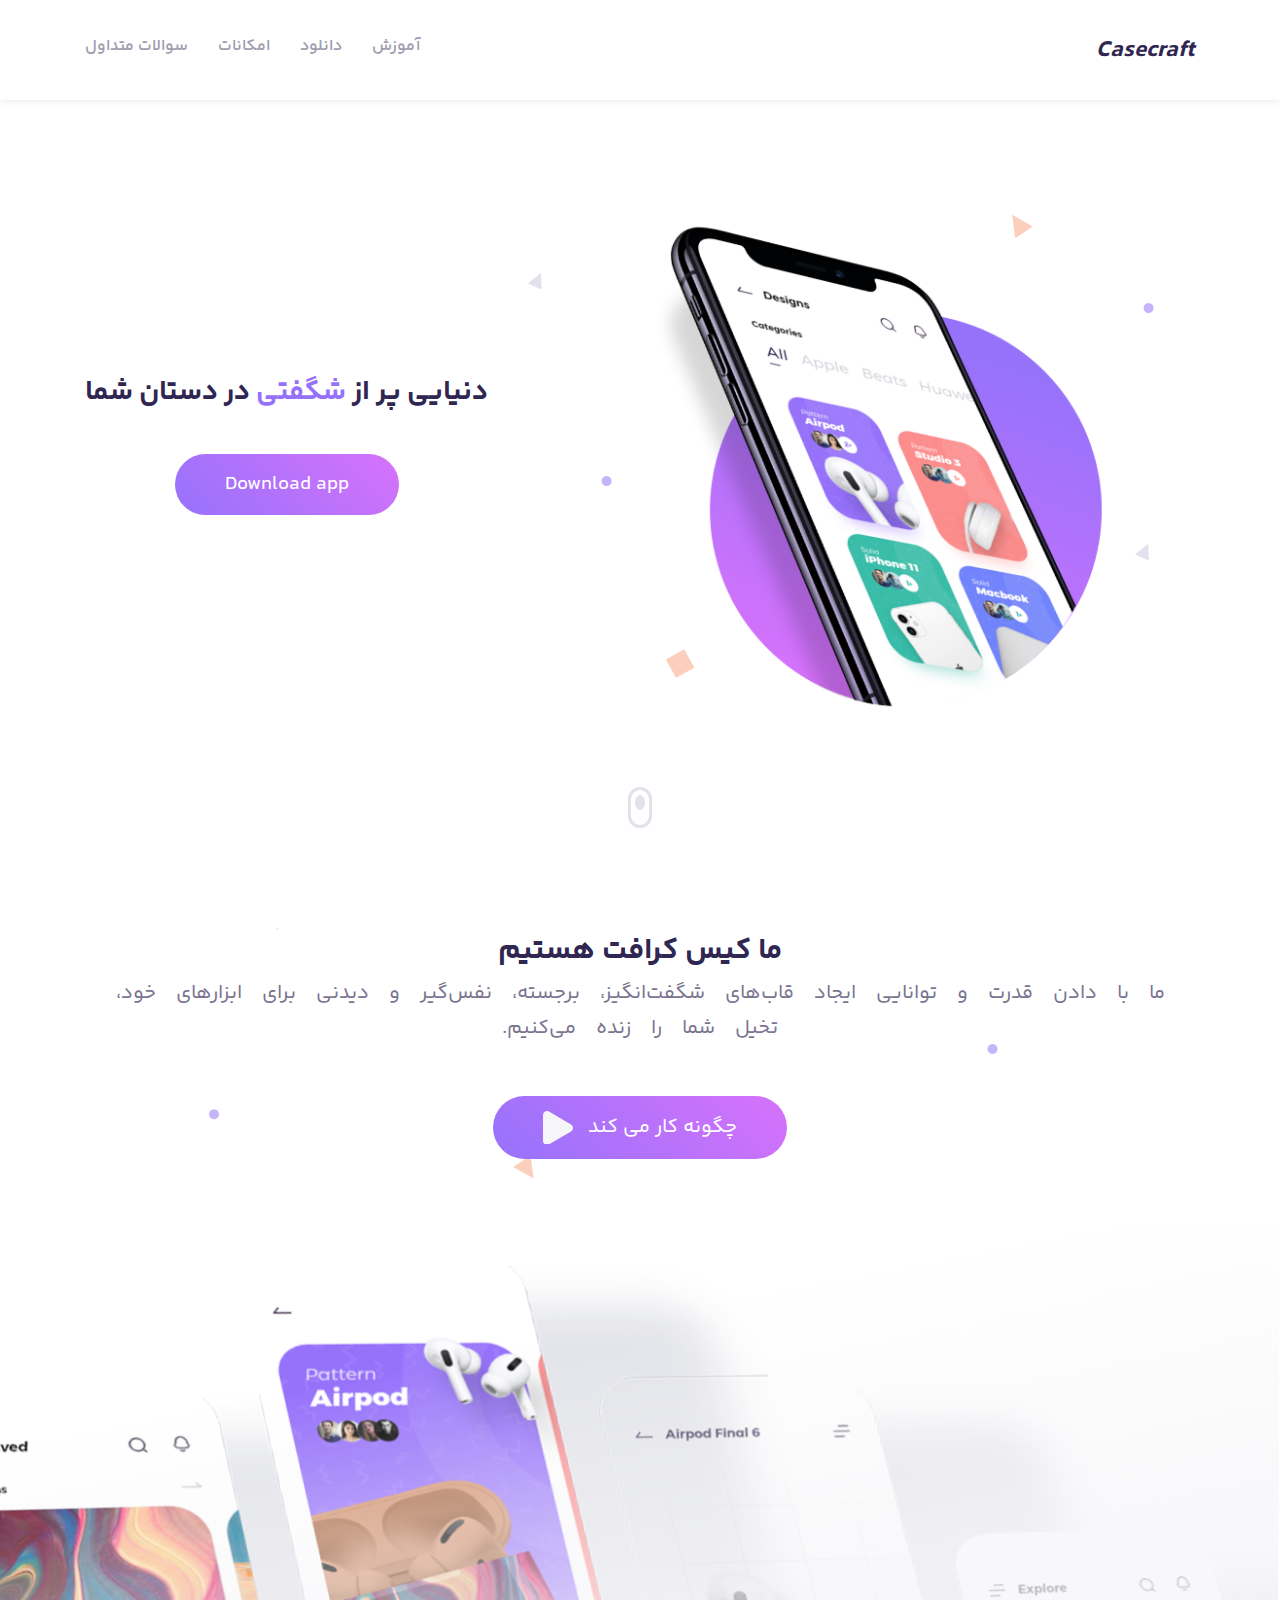
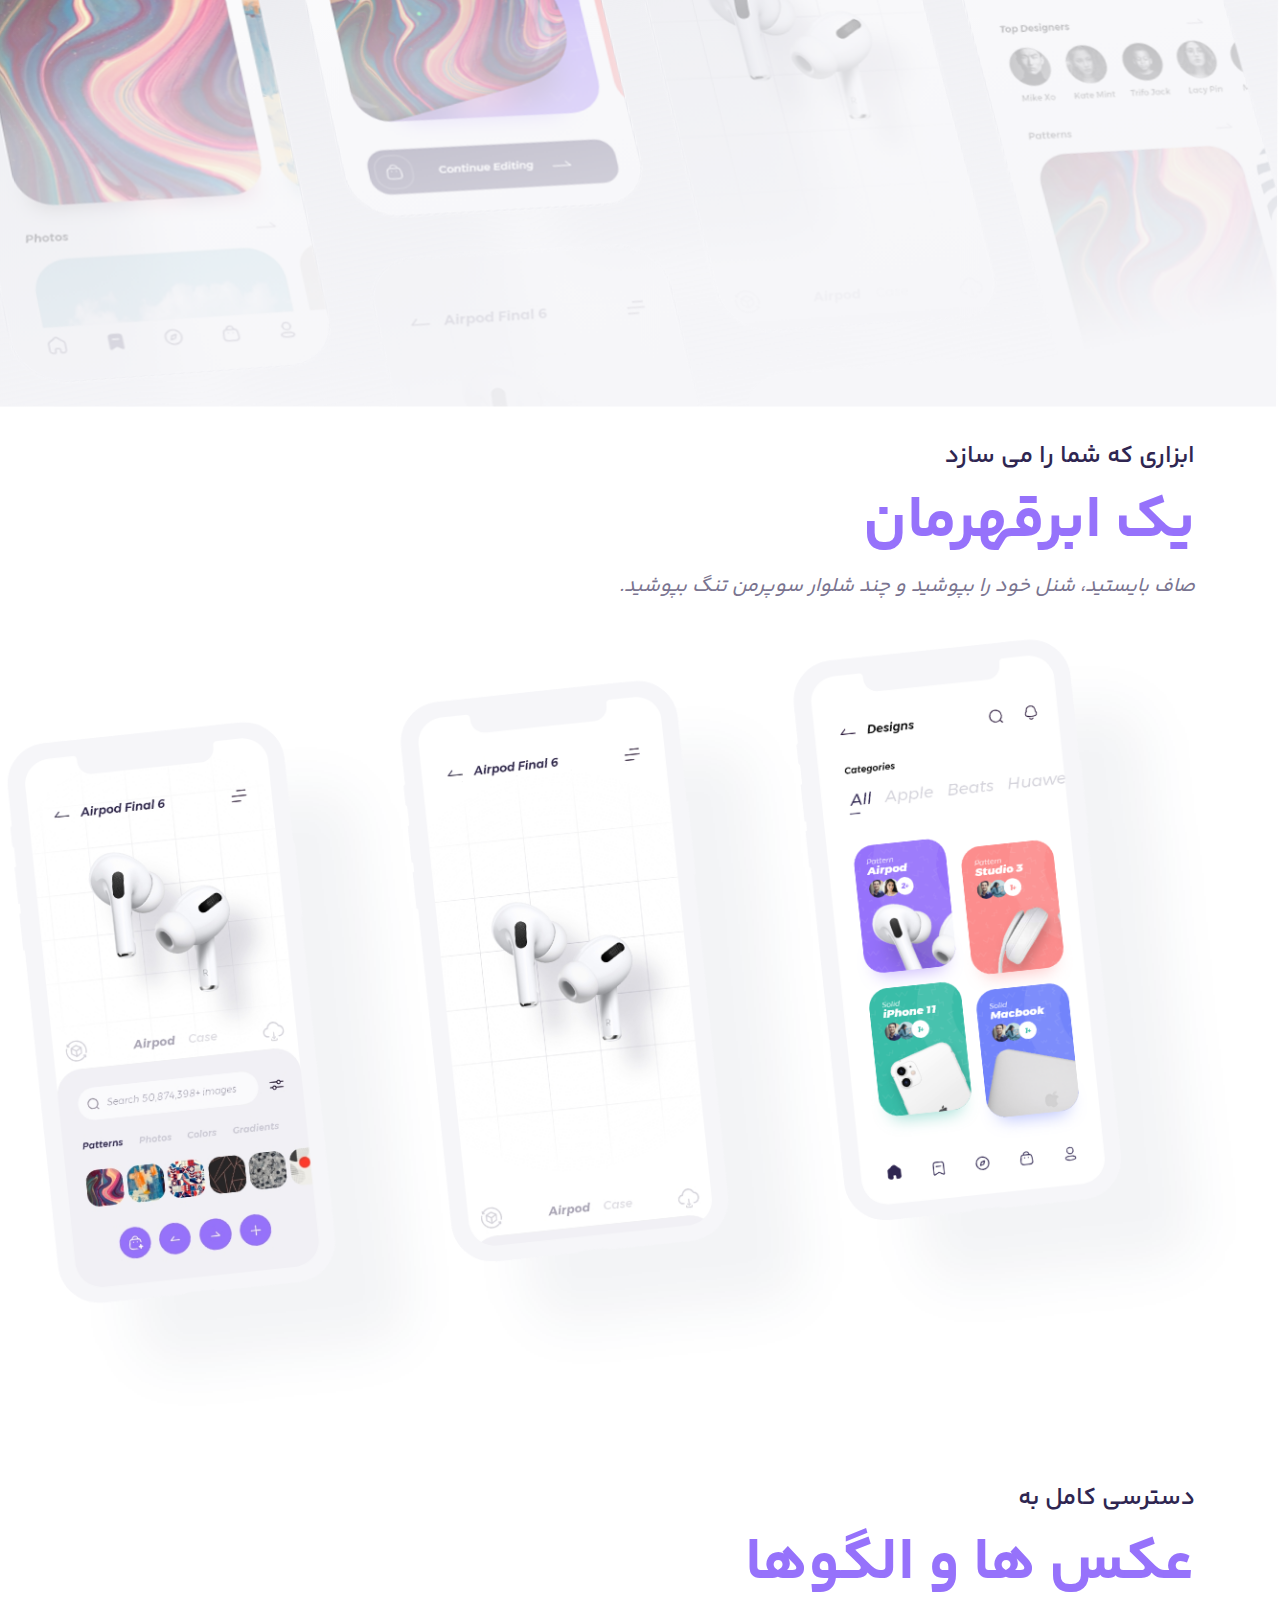
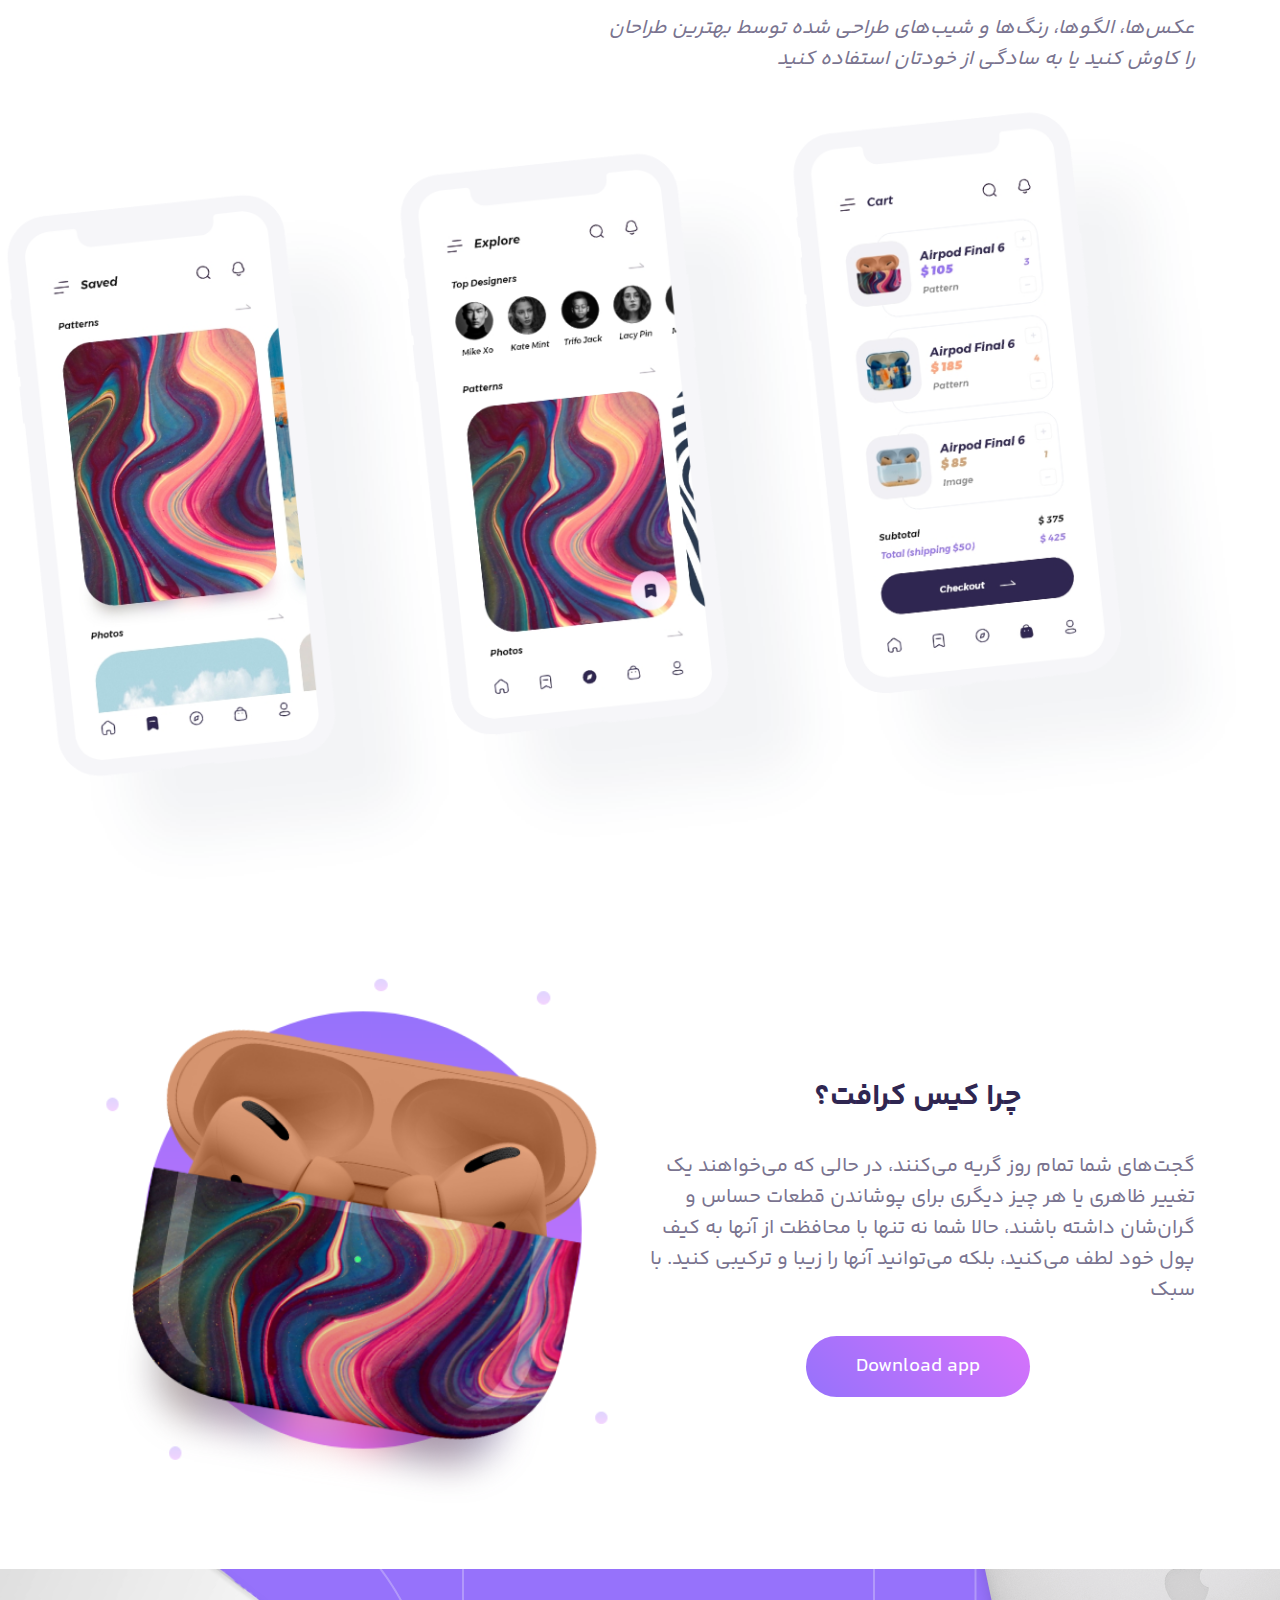
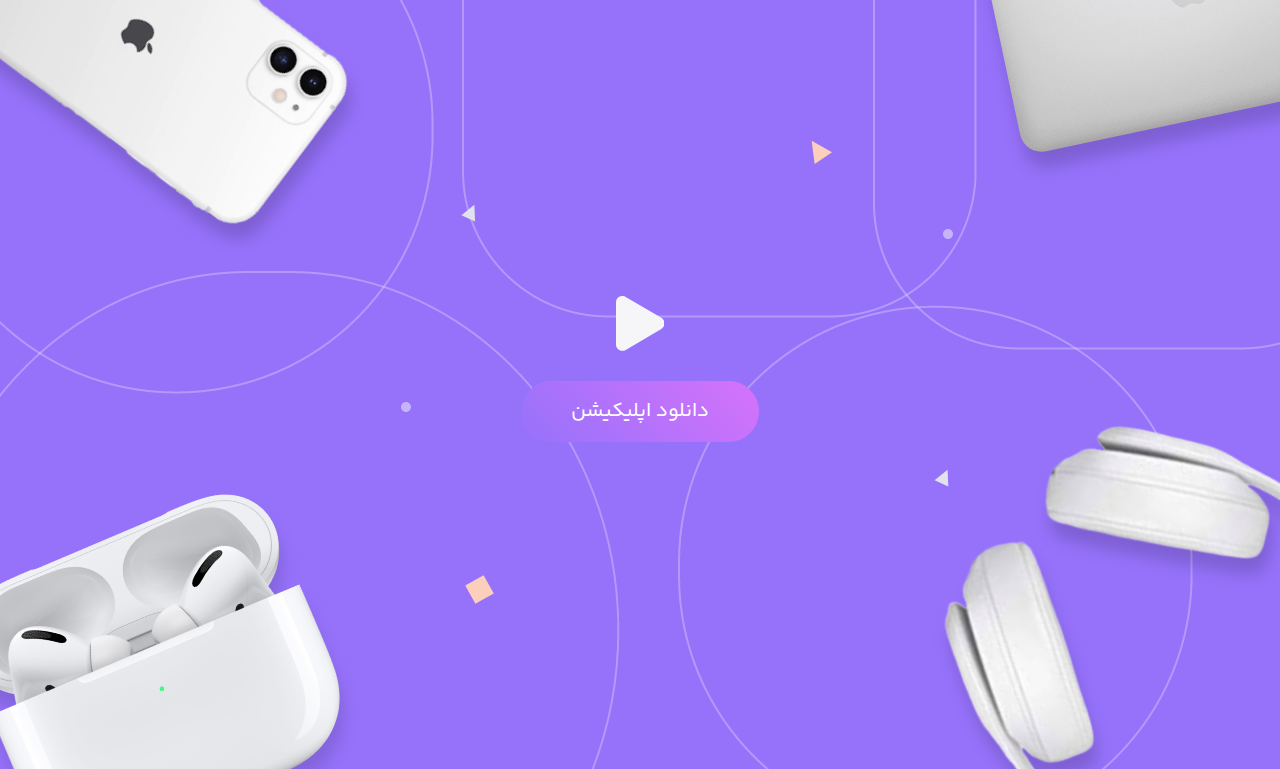
<file: index.html>
<!DOCTYPE html>
<html lang="fa" dir="rtl">
  <head>
    <meta charset="UTF-8" />
    <meta name="viewport" content="width=device-width, initial-scale=1.0" />
    <link rel="stylesheet" href="./styles/app.css" />
    <link rel="stylesheet" href="./styles/responsive.css" />
    <link rel="icon" type="png/image" href="./assets/icons/icon.png" />
    <!---Icon Site--->
    <title>Casecraft</title>
    <!---title Site--->
  </head>
  <body>
    <!-- Start Header Section Html Code -->
    <header class="header">
      <div class="container">
        <nav class="nav">
          <a href="" class="logo"><h1 class="logo__type">Casecraft</h1></a>
          <ul class="menu">
            <li class="menu__item">آموزش</li>
            <li class="menu__item">دانلود</li>
            <li class="menu__item">امکانات</li>
            <li class="menu__item">سوالات متداول</li>
          </ul>
          <div class="nav__toggle">
            <div class="nav-toggle-icon"></div>
          </div>
        </nav>
      </div>
    </header>
    <!-- End Header Section Html Code -->
    <!-- Start Home Section Html Code -->
    <section class="home">
      <div class="container">
        <div class="home__wrapper">
          <div class="home__image-section">
            <img
              src="./assets/images/Phone-Mock.png"
              alt=""
              class="home__img"
            />
          </div>
          <div class="home__content">
            <h2 class="home__title">
              دنیایی پر از<span> شگفتی </span>در دستان شما
            </h2>
            <a href="" class="btn">Download app</a>
          </div>
        </div>
      </div>
      <div class="btn__dowm-section"></div>
    </section>
    <!-- End Home Section Html Code -->
    <!-- Start About App Section Html Code -->
    <section class="about-app">
      <div class="container">
        <div class="about__wrapper">
          <h3 class="about__title">ما کیس کرافت هستیم</h3>
          <p class="about__description">
            ما با دادن قدرت و توانایی ایجاد قاب‌های شگفت‌انگیز، برجسته، نفس‌گیر
            و دیدنی برای ابزارهای خود، تخیل شما را زنده می‌کنیم.
          </p>
          <a href="#" class="btn btn--about">
            چگونه کار می کند
            <svg class="about__icon" width="3rem" viewBox="0 0 48.509 54.814">
              <path
                id="Play"
                d="M21.853,3.177a6.444,6.444,0,0,1,11.109,0L53.915,38.8a6.444,6.444,0,0,1-5.554,9.711H6.454A6.444,6.444,0,0,1,.9,38.8Z"
                transform="translate(48.509) rotate(90)"
                fill="#f6f6f9"
              />
            </svg>
          </a>
        </div>
      </div>
      <div class="about__container-fluid">
        <img src="./assets/images/Screen-appName.png" alt="" />
      </div>
    </section>
    <!-- End About App Section Html Code -->
    <!-- Start Superhero Section Html code -->
    <section class="superhero">
      <div class="container">
        <h3 class="section__sub-title">ابزاری که شما را می سازد</h3>
        <h2 class="section__title">یک ابرقهرمان</h2>
        <p class="section__description">
          صاف بایستید، شنل خود را بپوشید و چند شلوار سوپرمن تنگ بپوشید.
        </p>
      </div>
      <div class="superhero__container-fluid">
        <img
          src="./assets/images/App-Screens.-1.png"
          alt=""
          class="superhero_container-fluid__img"
        />
      </div>
    </section>
    <!-- End Superhero Section Html code -->
    <!-- Start Photos & Patterns Section Html Code -->
    <section class="photos-pattern">
      <div class="container">
        <h3 class="section__sub-title">دسترسی کامل به</h3>
        <h2 class="section__title">عکس ها و الگوها</h2>
        <p class="section__description">
          عکس‌ها، الگوها، رنگ‌ها و شیب‌های طراحی شده توسط بهترین طراحان را کاوش
          کنید یا به سادگی از خودتان استفاده کنید
        </p>
      </div>
      <div class="photos-pattern__container-fluid">
        <img
          src="./assets/images/App Screens.png"
          alt=""
          class="photos-pattern-container-fluid__img"
        />
      </div>
    </section>
    <!-- End Photos & Patterns Section Html Code -->
    <!-- Start Why Sections Html Code -->
    <section class="why">
      <div class="container">
        <div class="why__wrapper">
          <div class="why__content col-xs-12 col-sm-12 col-md-12 col-lg-6">
            <h2 class="why__title">چرا کیس کرافت؟</h2>
            <p class="why__description">
              گجت‌های شما تمام روز گریه می‌کنند، در حالی که می‌خواهند یک تغییر
              ظاهری یا هر چیز دیگری برای پوشاندن قطعات حساس و گران‌شان داشته
              باشند، حالا شما نه تنها با محافظت از آنها به کیف پول خود لطف
              می‌کنید، بلکه می‌توانید آنها را زیبا و ترکیبی کنید. با سبک
            </p>
            <a href="#" class="btn">Download app</a>
          </div>
          <div
            class="why__content-image col-xs-12 col-sm-12 col-md-12 col-lg-6"
          >
            <img src="./assets/images/Airpod.png" alt="" class="why__img" />
          </div>
        </div>
      </div>
    </section>
    <!-- Ens Why Sections Html Code -->
    <!-- Start Footer Section Html Code -->
    <footer class="footer">
      <svg
        class="footer__icone"
        width="48.509"
        height="54.814"
        viewBox="0 0 48.509 54.814"
      >
        <path
          id="Play"
          d="M21.853,3.177a6.444,6.444,0,0,1,11.109,0L53.915,38.8a6.444,6.444,0,0,1-5.554,9.711H6.454A6.444,6.444,0,0,1,.9,38.8Z"
          transform="translate(48.509) rotate(90)"
          fill="#f6f6f9"
        />
      </svg>
      <a href="#" class="btn">دانلود اپلیکیشن</a>
    </footer>
    <!-- Import JavaScript File  -->
    <script src="./script/app.js"></script>
  </body>
</html>
</file>
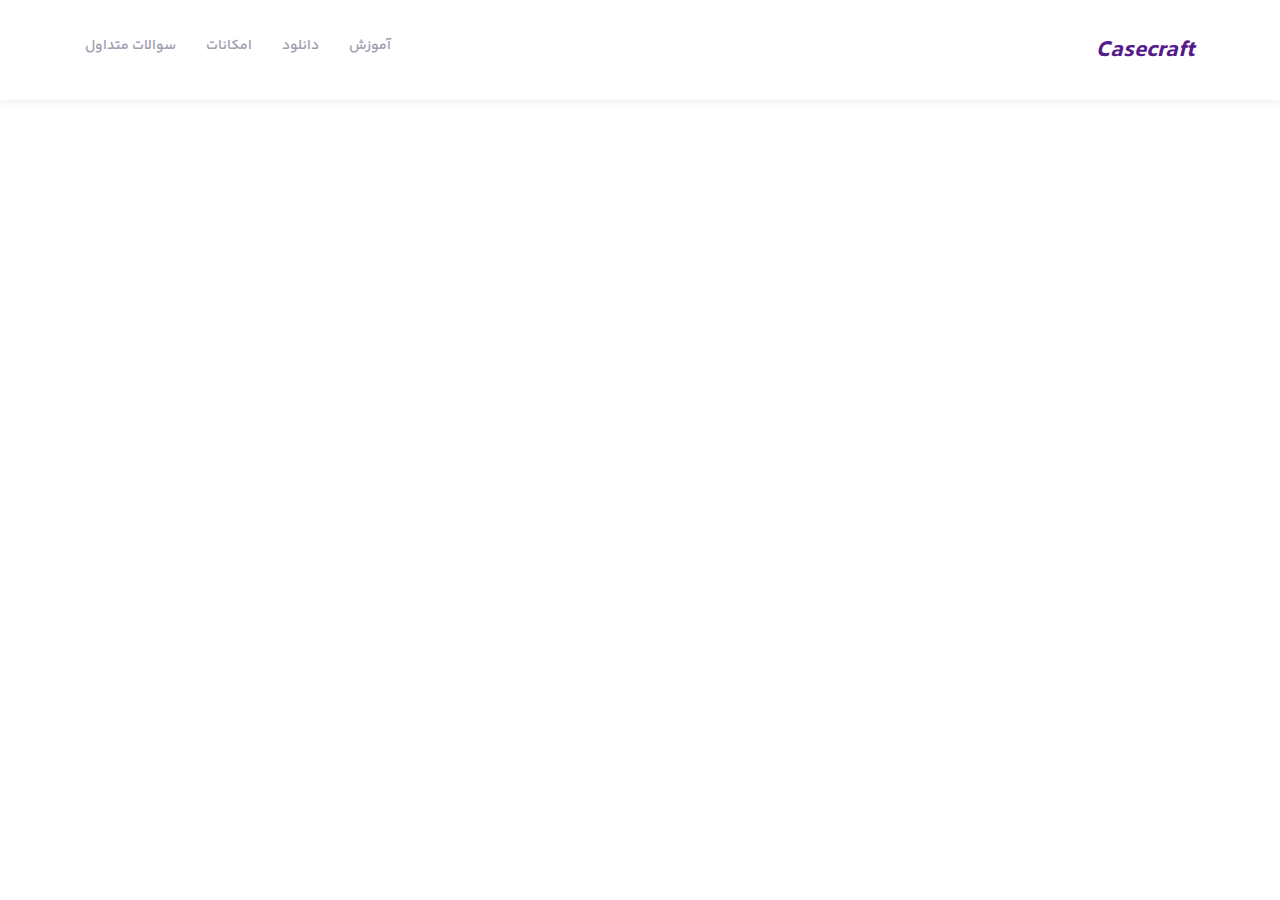
<file: site/index.html>
<!DOCTYPE html>
<html lang="fa" dir="rtl">
  <head>
    <meta charset="UTF-8" />
    <meta name="viewport" content="width=device-width, initial-scale=1.0" />
    <link rel="stylesheet" href="./styles/app.css" />
    <link rel="stylesheet" href="./styles/responsive.css" />
    <link rel="icon" type="png/image" href="./assets/icons/icon.png" />
    <title>Casecraft</title>
  </head>
  <body>
    <!-- Start Header Section Html Code -->
    <header class="header">
      <div class="container">
        <nav class="nav">
          <a href="" class="logo"><h1 class="logo__type">Casecraft</h1></a>
          <ul class="menu">
            <li class="menu__item">آموزش</li>
            <li class="menu__item">دانلود</li>
            <li class="menu__item">امکانات</li>
            <li class="menu__item">سوالات متداول</li>
          </ul>
          <div class="nav__toggle">
            <div class="nav-toggle-icon"></div>
          </div>
        </nav>
      </div>
    </header>
    <!-- End Header Section Html Code -->


    <!-- Import JavaScript File  -->
    <script src="./script/app.js"></script>
  </body>
</html>
</file>
<file: styles/responsive.css>
@media screen and (max-width: 1200px) {
}
@media screen and (max-width: 992px) {
  .nav {
    position: relative;
  }
  .nav__toggle {
    display: flex;
  }
  .menu {
    position: absolute;
    height: 0;
    opacity: 0;
    overflow: hidden;
    top: -200%;
    transition: all 0.5s ease-in-out;
  }
  .menu--open {
    gap: 1.5rem;
    padding: 3rem 0 7rem;
    margin: 0 auto;
    top: 100%;
    left: 0;
    right: 0;
    flex-direction: column;
    justify-content: center;
    align-items: center;
    width: 80%;
    background: #fff;
    box-shadow: 1rem 3rem 9rem rgba(23, 35, 77, 5%);
    border-bottom-left-radius: 7rem;
    border-bottom-right-radius: 7rem;
    height: auto;
    opacity: 1;
    overflow: visible;
  }
  .menu__item {
    font-size: 1.8rem;
  }
  /* ========== Home Style Project ========== */
  .home__wrapper {
    flex-direction: column;
  }
  .btn__dowm-section {
    margin-top: 20rem;
  }


  .why__wrapper{
    flex-direction: column-reverse;
  }
}
@media screen and (max-width: 768px) {
}
@media screen and (max-width: 576px) {
  /* ========== Home Style Project ========== */
  .home__title {
    font-size: 2rem;
  }
  .btn {
    font-size: 1.4rem;
  }
}
</file>
<file: site/styles/responsive.css>
@media screen and (max-width: 1200px) {
}
@media screen and (max-width: 992px) {
}
@media screen and (max-width: 768px) {
  .header {
    position: relative;
  }
  .nav__toggle {
    display: flex;
  }
  .menu{
    position: absolute;
    height: 0;
    opacity: 0;
    overflow: hidden;
    top: -200%;
    transition: all .5s ease-in-out ;
  }
  .menu--open {
    gap: 1.5rem;
    padding: 3rem 0 7rem;
    margin:0 auto;
    top: 100%;
    left: 0;
    right: 0;
    flex-direction: column;
    justify-content: center;
    align-items: center;
    width: 80%;
    background: #fff;
    box-shadow: 1rem 3rem 9rem rgba(23, 35, 77, 5%);
    border-bottom-left-radius: 7rem;
    border-bottom-right-radius: 7rem;
    height: auto;
    opacity: 1;
    overflow: visible;
  }
}
@media screen and (max-width: 576px) {
}
</file>
<file: styles/app.css>
@charset "utf-8";
@import "./reset.css";
@import "./grid-system.css";
@import "./fonts.css";
@import "./component.css";
@import "./helper-class.css";
/* ========== Create Root Project ========== */
:root {
  --primary-color: #9672fb;
  --heading-color: #2f2651;
  --text-color: #7a7490;
}
/* ========== Create Basic Style Project ========== */
body {
  color: var(--text-color);
  font-size: 2rem;
}
h2,
h3,
h4,
h5,
h6 {
  color: var(--heading-color);
}
/* ========== Header Style Project ========== */
.header {
  box-shadow: 0 0 1rem rgba(0, 0, 0, 0.1);
  min-height: 10rem;
  display: flex;
  align-items: center;
  background: #fff;
}
.nav {
  display: flex;
  justify-content: space-between;
  align-items: center;
}
.logo__type {
  font-size: 2.4rem;
  font-style: italic;
  color: var(--heading-color) !important;
}
.logo__type:focus {
  color: var(--heading-color);
}
.menu {
  display: flex;
  gap: 3rem;
}
.menu__item {
  font-size: 1.6rem;
  font-weight: 600;
  color: #a19daf;
  padding-bottom: 0.6rem;
  border-bottom: 0.2rem solid transparent;
  transition: all ease-in 0.2s;
  cursor: pointer;
}
.menu__item:hover {
  border-color: var(--heading-color);
}
.nav__toggle {
  cursor: pointer;
  width: 5.6rem;
  height: 5.6rem;
  border-radius: 3.7rem;
  box-shadow: 0 0 1rem rgba(0, 0, 0, 0.02);
  display: none;
  justify-content: center;
  align-items: center;
}
.nav-toggle-icon {
  width: 3.9rem;
  height: 0.3rem;
  background: #200e32;
  position: relative;
  border-radius: 5rem;
  transition: all 0.1s ease-in-out;
}
.nav-toggle-icon::after,
.nav-toggle-icon::before {
  content: "";
  position: absolute;
  background: #200e32;
  width: 2.1rem;
  height: 0.3rem;
  border-radius: 5rem;
  transition: all 0.3s ease-in-out;
}
.nav-toggle-icon::after {
  top: 1rem;
  left: 0;
}
.nav-toggle-icon::before {
  top: -1rem;
  right: 0;
}
.nav__toggle--open .nav-toggle-icon {
  background: transparent;
}
.nav__toggle--open .nav-toggle-icon::after {
  width: 3.9rem;
  transform: translatey(-1rem) rotate(-45deg);
}
.nav__toggle--open .nav-toggle-icon::before {
  width: 3.9rem;
  transform: translatey(1rem) rotate(45deg);
}
/* ========== Home Style Project ========== */
.home__wrapper {
  display: flex;
  align-items: center;
  justify-content: space-between;
}
.home__image-section {
  background: url(../assets/images/Shape-header.png) no-repeat center;
}
.home__img {
  width: 100%;
  display: block;
  margin-left: auto;
}
.home__content {
  direction: ltr;
  display: flex;
  flex-direction: column;
  justify-content: center;
  align-items: center;
}
.home__title {
  margin-bottom: 4rem;
  direction: rtl;
  font-size: 2.8rem;
  white-space: nowrap;
}
.home__title span {
  color: var(--primary-color);
}
.btn__dowm-section {
  width: 2.4rem;
  height: 4.1rem;
  background-color: transparent;
  border: 0.35rem solid #e1e2eb;
  border-radius: 2.4rem;
  margin: auto;
  position: relative;
}
.btn__dowm-section::after {
  content: "";
  position: absolute;
  top: 0.5rem;
  left: 0;
  right: 0;
  margin: 0 auto;
  border: 0.5rem solid #e1e2eb;
  width: 1rem;
  height: 1.5rem;
  border-radius: 100%;
}
/* ========== About App Style Project ========== */
.about-app {
  margin-top: 10rem;
}
.about__wrapper {
  background: url(../assets/images/Shape-appName.png) no-repeat center;
  display: flex;
  align-items: center;
  justify-content: center;
  flex-direction: column;
  text-align: center;
}
.about__title {
  font-size: 3rem;
  line-height: 4.8rem;
}
.about__description {
  word-spacing: 1.5rem;
  font-size: 2rem;
  line-height: 3.5rem;
}
.about-app .btn {
  margin: 5rem 0;
}
.about__icon {
  vertical-align: middle;
  margin-right: 1rem;
}
.about__container-fluid {
  margin: 2rem 0;
}
.about__container-fluid img {
  width: 100%;
}
/* ========== Superhero Style Project ========== */
.superhero {
}
.section__sub-title {
  font-size: 2.4rem;
  font-weight: 600;
}
.section__title {
  font-size: 6rem;
  color: var(--primary-color);
  line-height: 9.6rem;
}
.section__description {
  font-style: italic;
  max-width: 60rem;
}
.superhero__container-fluid {
  margin: 2rem 0;
}
.superhero_container-fluid__img {
  width: 100%;
}
/* ========== Photos App Style Project ========== */
.photos-pattern {
}
.photos-pattern__container-fluid {
  width: 100%;
  margin: 2rem 0;
}
.photos-pattern-container-fluid__img {
  width: 100%;
}
/* ========== Why Sections  Style Project ========== */
.why__wrapper {
  display: flex;
  justify-content: space-between;
  align-items: center;
}
.why__content {
  display: flex;
  flex-direction: column;
  gap: 3rem;
  align-items: center;
}
.why__title {
  font-size: 3rem;
}
.why__img {
  width: 100%;
}
/* ========== Footer  Style Project ========== */
.footer {
  margin-top: 5rem;
  background: url(../assets/images/BG\ Assets.png) no-repeat center
    var(--primary-color);
  height: 80rem;
  display: flex;
  flex-direction: column;
  justify-content: center;
  align-items: center;
  gap: 3rem;
}
</file>
<file: site/styles/app.css>
@charset "utf-8";
@import "./reset.css";
@import "./grid-system.css";
@import "./fonts.css";
/* ========== Create Root Project ========== */
:root {
  --primary-color: #9672fb;
  --heading-color: #2f2651;
  --text-color: #7a7490;
}
/* ========== Create Basic Style Project ========== */
body {
  color: var(--text-color);
  font-size: 2rem;
}
h2,
h3,
h4,
h5,
h6 {
  color: var(--heading-color);
}
/* ========== Header Style Project ========== */
.header {
  box-shadow: 0 0 1rem rgba(0, 0, 0, 0.1);
  min-height: 10rem;
  display: flex;
  align-items: center;
  background: #fff;
}
.nav {
  display: flex;
  justify-content: space-between;
  align-items: center;
}
.logo__type {
  font-size: 2.4rem;
  font-style: italic;
}
.menu {
  display: flex;
  gap: 3rem;
}
.menu__item {
  font-size: 1.4rem;
  font-weight: 600;
  color: #a19daf;
  padding-bottom: 0.6rem;
  border-bottom: 0.2rem solid transparent;
  transition: all ease-in 0.2s;
  cursor: pointer;
}
.menu__item:hover {
  border-color: var(--heading-color);
}
.nav__toggle {
  cursor: pointer;
  width: 5.6rem;
  height: 5.6rem;
  border-radius: 3.7rem;
  box-shadow: 0 0 1rem rgba(0, 0, 0, 0.02);
  display: none;
  justify-content: center;
  align-items: center;
}
.nav-toggle-icon {
  width: 3.9rem;
  height: 0.3rem;
  background: #200e32;
  position: relative;
  border-radius: 5rem;
  transition: all 0.1s ease-in-out;
}
.nav-toggle-icon::after,
.nav-toggle-icon::before {
  content: "";
  position: absolute;
  background: #200e32;
  width: 2.1rem;
  height: 0.3rem;
  border-radius: 5rem;
  transition: all 0.3s ease-in-out;
}
.nav-toggle-icon::after {
  top: 1rem;
  left: 0;
}
.nav-toggle-icon::before {
  top: -1rem;
  right: 0;
}
.nav__toggle--open .nav-toggle-icon {
  background: transparent;
}
.nav__toggle--open .nav-toggle-icon::after {
  width: 3.9rem;
  transform: translatey(-1rem) rotate(-45deg);
}
.nav__toggle--open .nav-toggle-icon::before {
  width: 3.9rem;
  transform: translatey(1rem) rotate(45deg);
}
</file>
